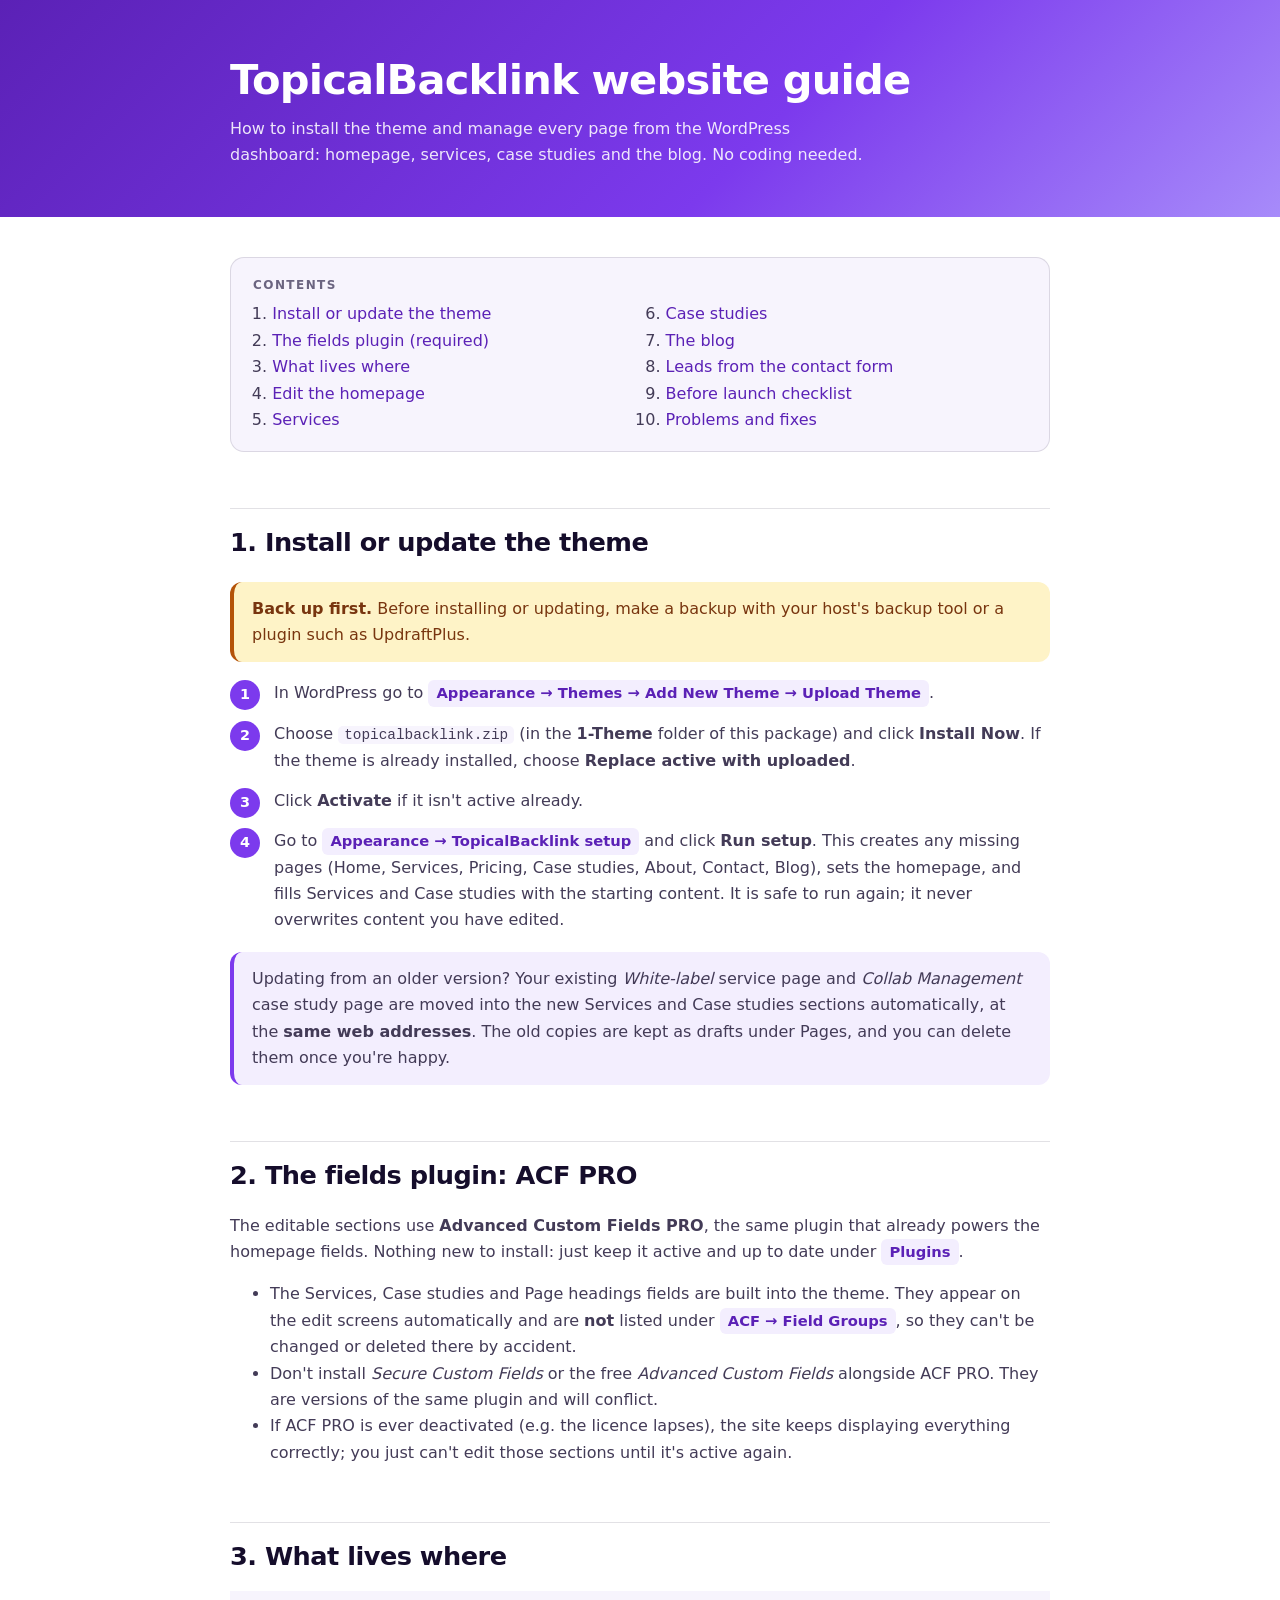
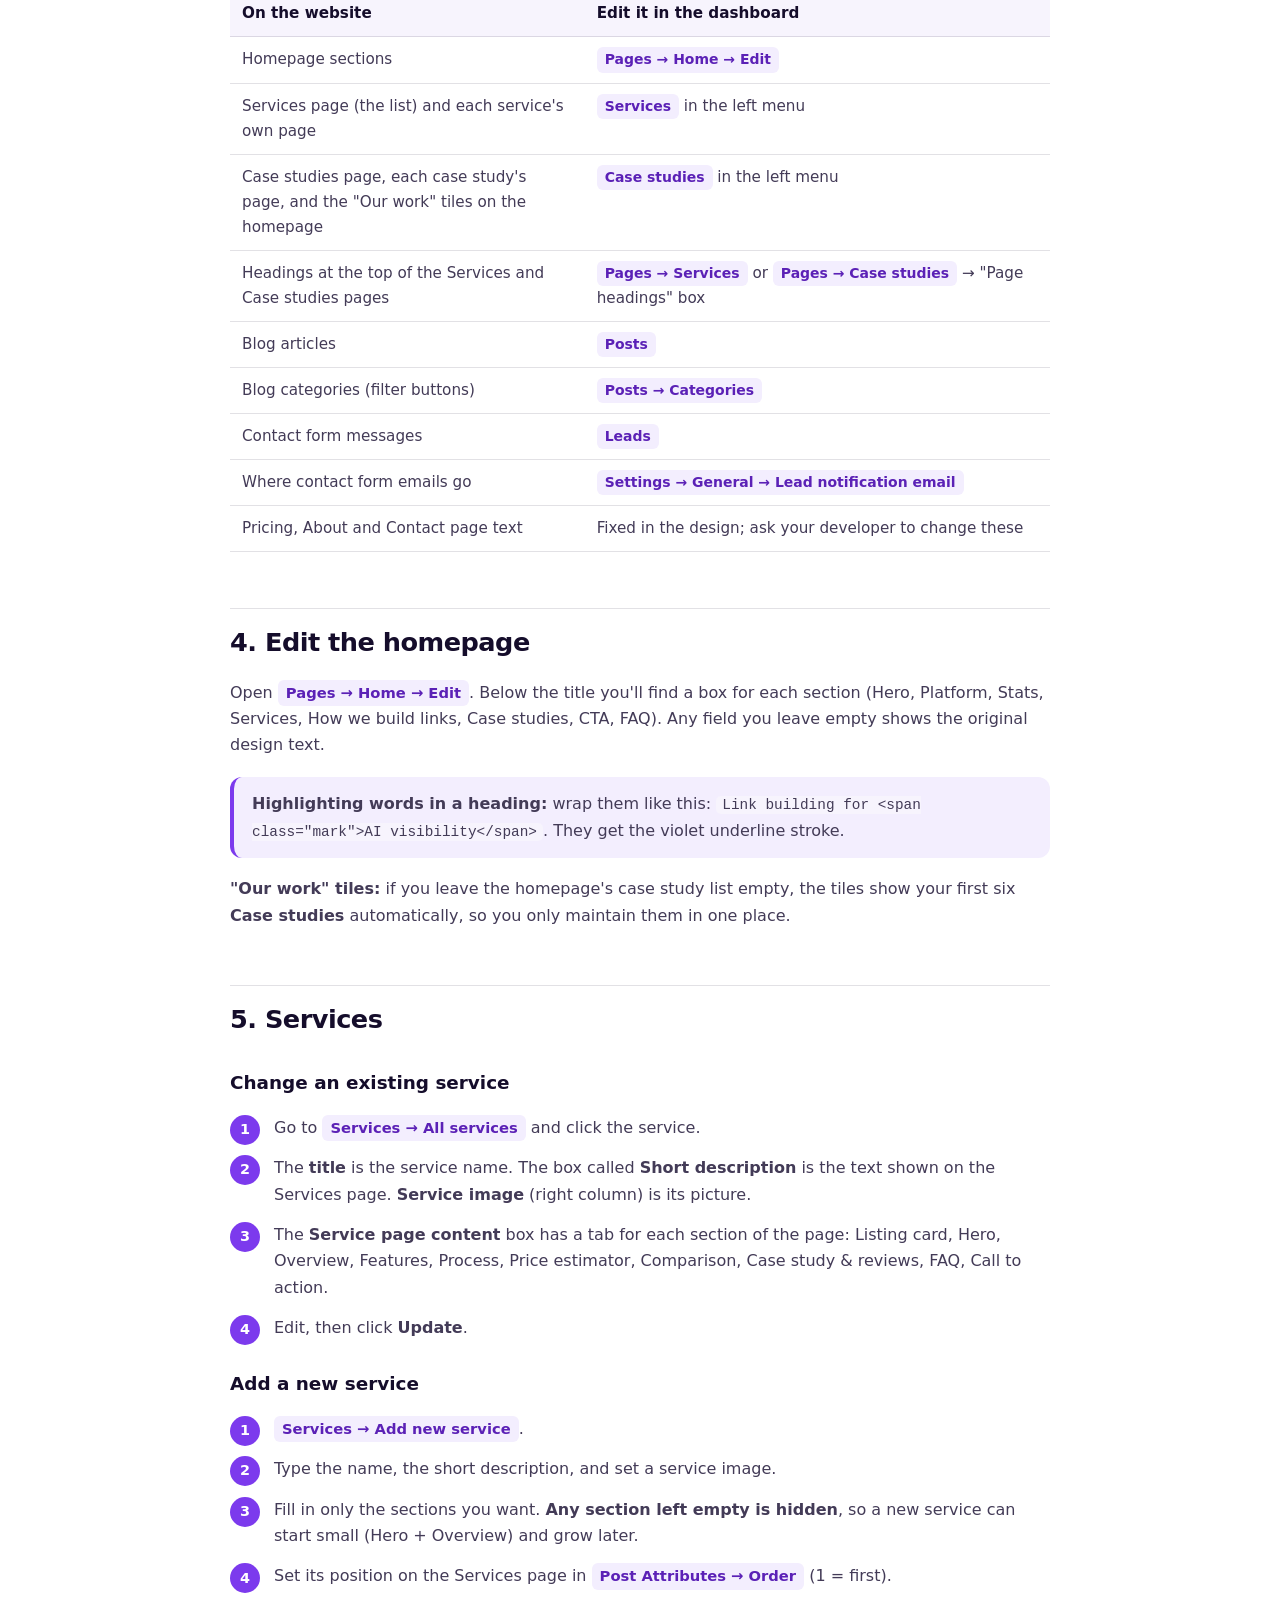
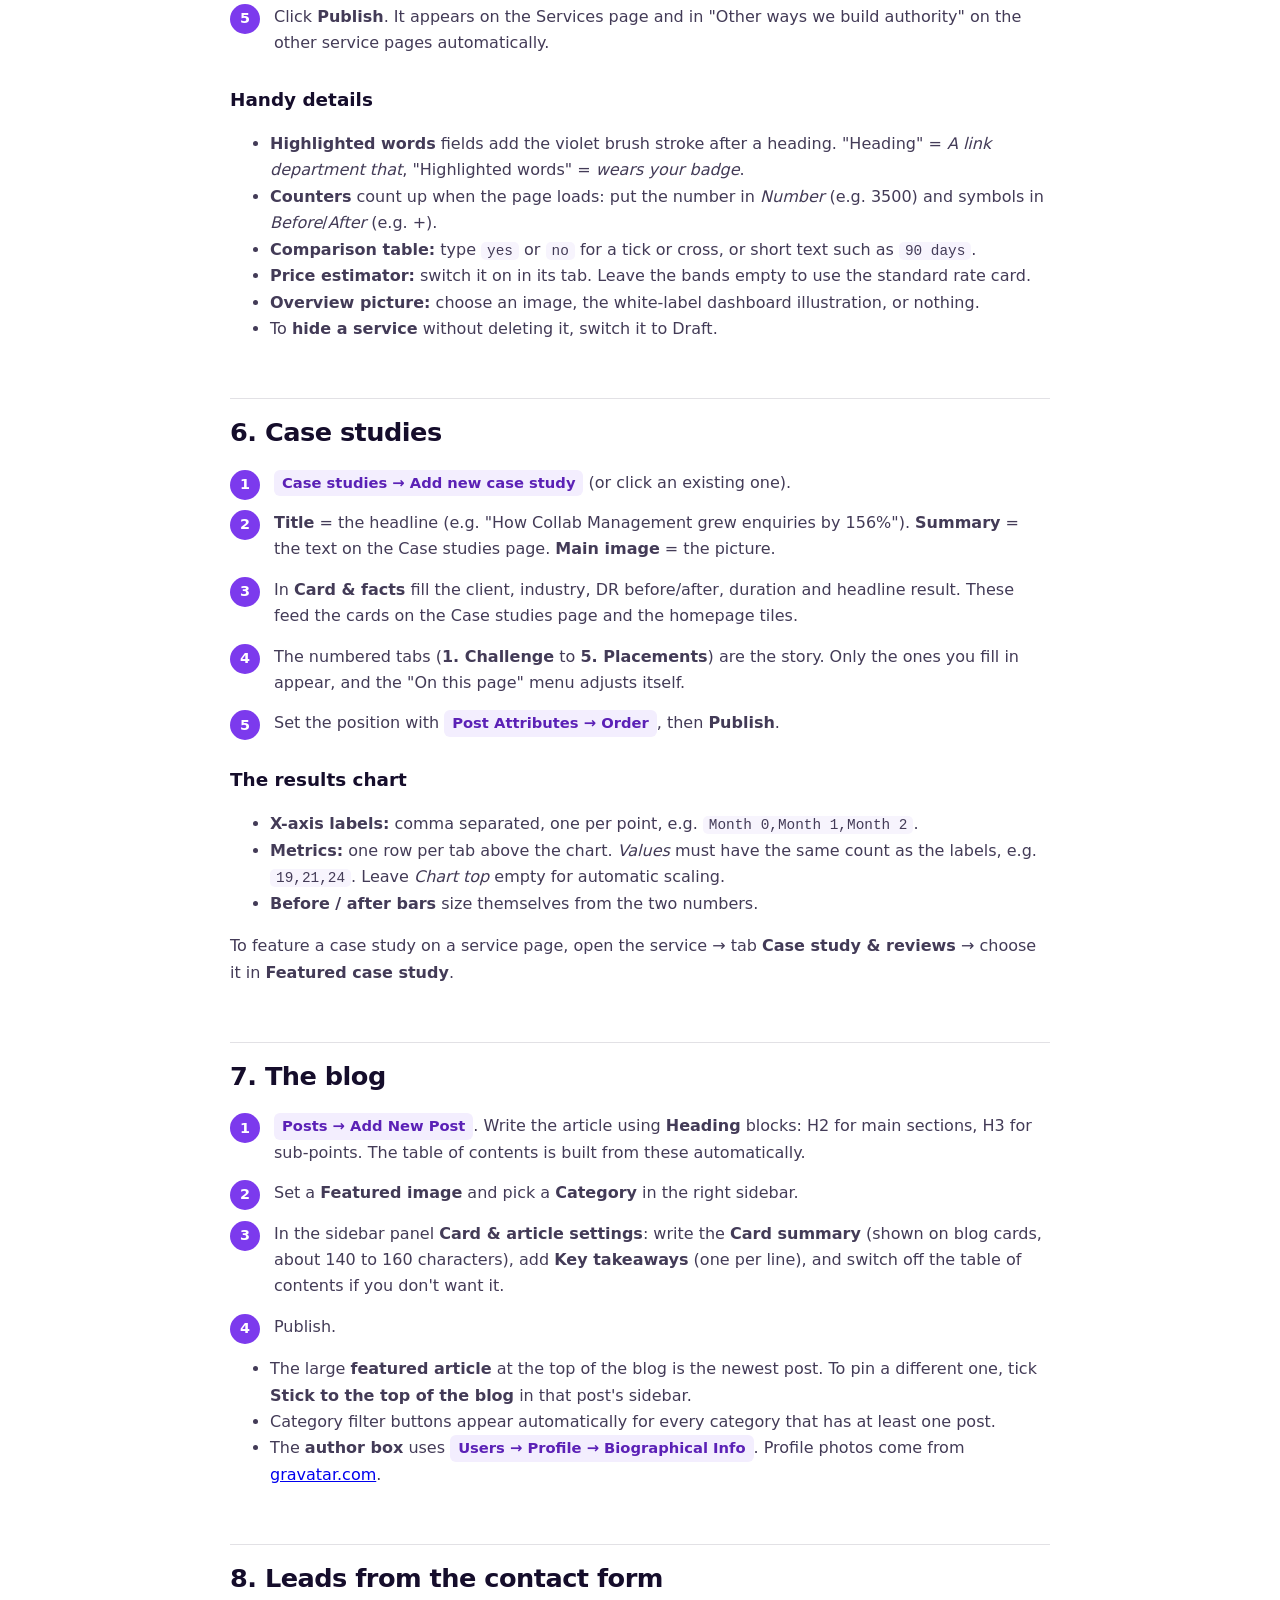
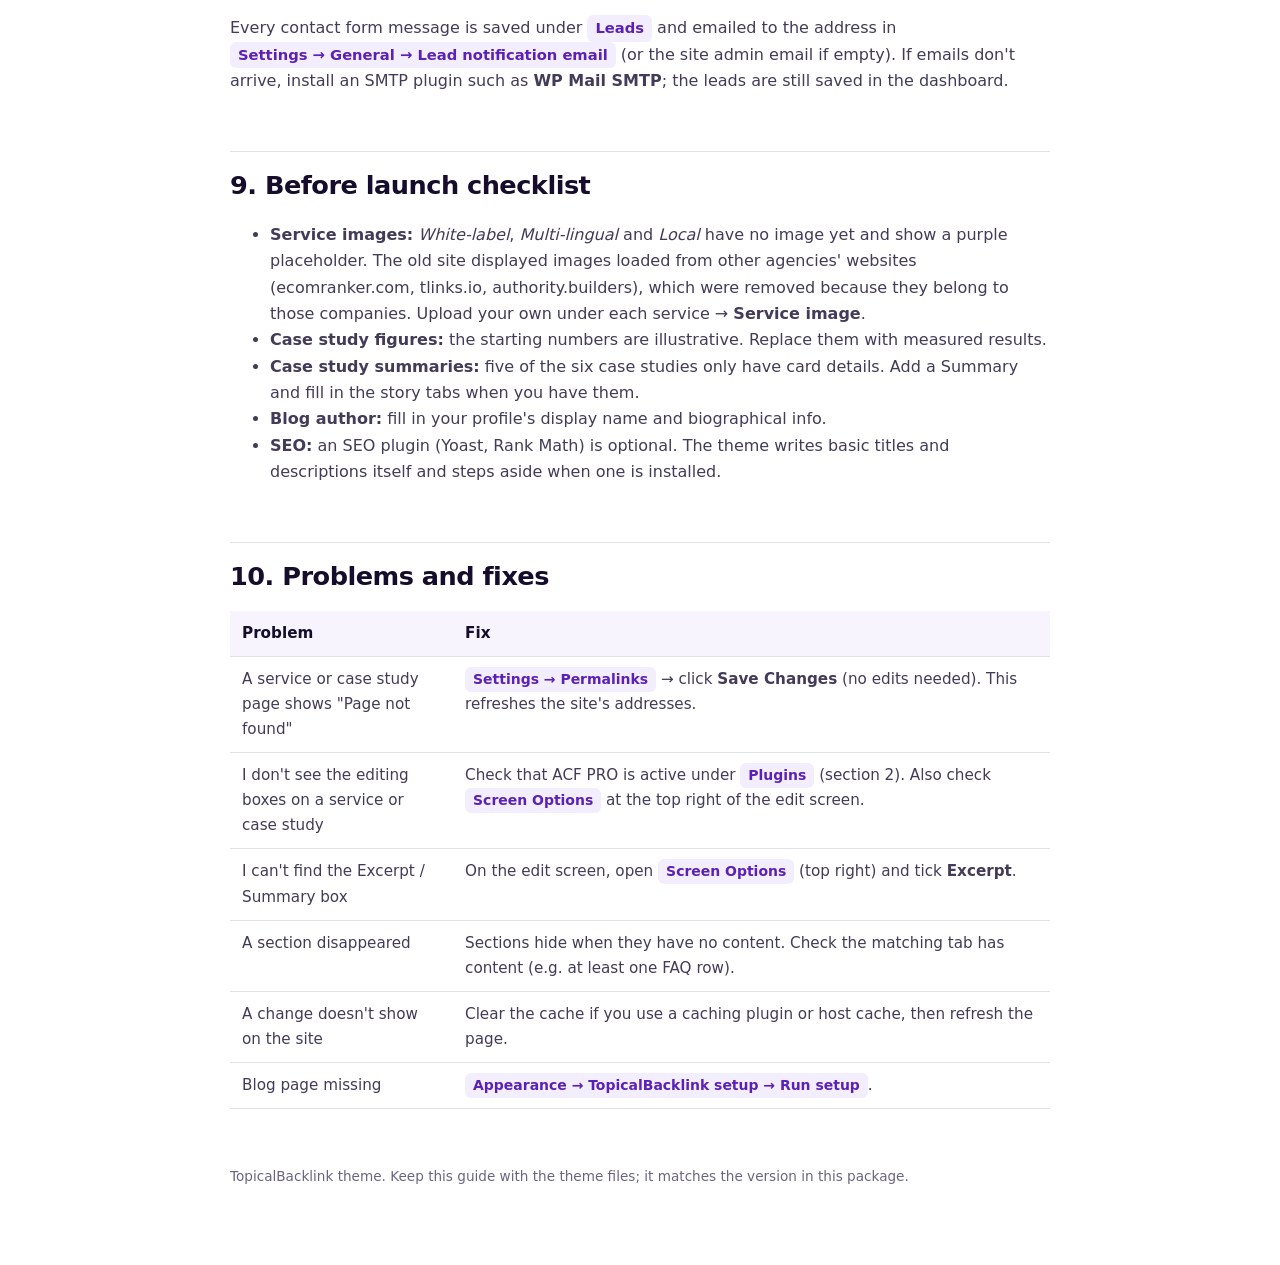
<file: docs/guide.html>
<!doctype html>
<html lang="en">
<head>
<meta charset="utf-8">
<meta name="viewport" content="width=device-width, initial-scale=1">
<title>TopicalBacklink Website Guide</title>
<style>
:root{--ink:#150d2b;--body:#433b57;--muted:#6b6480;--violet:#7c3aed;--violet-deep:#5b21b6;--soft:#f3eefe;--paper:#f7f4fd;--hair:rgba(21,13,43,.12);--warn:#b45309;--warn-soft:#fef3c7}
*{box-sizing:border-box}
body{margin:0;background:#fff;color:var(--body);font:16px/1.65 system-ui,-apple-system,"Segoe UI",Roboto,sans-serif}
.wrap{max-width:860px;margin:0 auto;padding:0 20px 80px}
header{background:linear-gradient(135deg,#5b21b6,#7c3aed 60%,#a78bfa);color:#fff;padding:56px 20px 48px;margin-bottom:40px}
header .wrap{padding-bottom:0}
header h1{margin:0;font-size:clamp(1.9rem,4vw,2.6rem);line-height:1.15;letter-spacing:-.02em}
header p{margin:.75rem 0 0;max-width:40rem;color:rgba(255,255,255,.88)}
nav.toc{background:var(--paper);border:1px solid var(--hair);border-radius:14px;padding:18px 22px;margin-bottom:40px}
nav.toc b{display:block;font-size:.75rem;letter-spacing:.12em;text-transform:uppercase;color:var(--muted);margin-bottom:6px}
nav.toc ol{margin:0;padding-left:1.2em;columns:2;column-gap:32px}
nav.toc a{color:var(--violet-deep);text-decoration:none}
nav.toc a:hover{text-decoration:underline}
h2{color:var(--ink);font-size:1.6rem;letter-spacing:-.02em;margin:56px 0 12px;padding-top:12px;border-top:1px solid var(--hair)}
h3{color:var(--ink);font-size:1.15rem;margin:28px 0 8px}
ol.steps{counter-reset:s;list-style:none;padding:0}
ol.steps>li{counter-increment:s;position:relative;padding-left:44px;margin:14px 0}
ol.steps>li::before{content:counter(s);position:absolute;left:0;top:0;width:30px;height:30px;border-radius:99px;background:var(--violet);color:#fff;font-weight:700;display:grid;place-items:center;font-size:.9rem}
.path{display:inline-block;background:var(--soft);color:var(--violet-deep);border-radius:6px;padding:1px 8px;font-weight:600;font-size:.92em;white-space:nowrap}
.note,.warn{border-radius:12px;padding:14px 18px;margin:18px 0}
.note{background:var(--soft);border-left:4px solid var(--violet)}
.warn{background:var(--warn-soft);border-left:4px solid var(--warn);color:#78350f}
table{width:100%;border-collapse:collapse;margin:14px 0;font-size:.95rem}
th,td{text-align:left;padding:10px 12px;border-bottom:1px solid var(--hair);vertical-align:top}
th{background:var(--paper);color:var(--ink)}
code{background:var(--paper);padding:1px 6px;border-radius:5px;font-size:.9em}
footer{color:var(--muted);font-size:.85rem;margin-top:56px}
@media (max-width:640px){nav.toc ol{columns:1}}
@media print{header{background:#5b21b6!important;-webkit-print-color-adjust:exact;print-color-adjust:exact}h2{break-after:avoid}}
</style>
</head>
<body>
<header>
  <div class="wrap">
    <h1>TopicalBacklink website guide</h1>
    <p>How to install the theme and manage every page from the WordPress dashboard: homepage, services, case studies and the blog. No coding needed.</p>
  </div>
</header>

<div class="wrap">

<nav class="toc">
  <b>Contents</b>
  <ol>
    <li><a href="#install">Install or update the theme</a></li>
    <li><a href="#plugin">The fields plugin (required)</a></li>
    <li><a href="#map">What lives where</a></li>
    <li><a href="#home">Edit the homepage</a></li>
    <li><a href="#services">Services</a></li>
    <li><a href="#cases">Case studies</a></li>
    <li><a href="#blog">The blog</a></li>
    <li><a href="#leads">Leads from the contact form</a></li>
    <li><a href="#todo">Before launch checklist</a></li>
    <li><a href="#help">Problems and fixes</a></li>
  </ol>
</nav>

<h2 id="install">1. Install or update the theme</h2>
<div class="warn"><b>Back up first.</b> Before installing or updating, make a backup with your host's backup tool or a plugin such as UpdraftPlus.</div>
<ol class="steps">
  <li>In WordPress go to <span class="path">Appearance → Themes → Add New Theme → Upload Theme</span>.</li>
  <li>Choose <code>topicalbacklink.zip</code> (in the <b>1-Theme</b> folder of this package) and click <b>Install Now</b>. If the theme is already installed, choose <b>Replace active with uploaded</b>.</li>
  <li>Click <b>Activate</b> if it isn't active already.</li>
  <li>Go to <span class="path">Appearance → TopicalBacklink setup</span> and click <b>Run setup</b>. This creates any missing pages (Home, Services, Pricing, Case studies, About, Contact, Blog), sets the homepage, and fills Services and Case studies with the starting content. It is safe to run again; it never overwrites content you have edited.</li>
</ol>
<div class="note">Updating from an older version? Your existing <i>White-label</i> service page and <i>Collab Management</i> case study page are moved into the new Services and Case studies sections automatically, at the <b>same web addresses</b>. The old copies are kept as drafts under Pages, and you can delete them once you're happy.</div>

<h2 id="plugin">2. The fields plugin: ACF PRO</h2>
<p>The editable sections use <b>Advanced Custom Fields PRO</b>, the same plugin that already powers the homepage fields. Nothing new to install: just keep it active and up to date under <span class="path">Plugins</span>.</p>
<ul>
  <li>The Services, Case studies and Page headings fields are built into the theme. They appear on the edit screens automatically and are <b>not</b> listed under <span class="path">ACF → Field Groups</span>, so they can't be changed or deleted there by accident.</li>
  <li>Don't install <i>Secure Custom Fields</i> or the free <i>Advanced Custom Fields</i> alongside ACF PRO. They are versions of the same plugin and will conflict.</li>
  <li>If ACF PRO is ever deactivated (e.g. the licence lapses), the site keeps displaying everything correctly; you just can't edit those sections until it's active again.</li>
</ul>

<h2 id="map">3. What lives where</h2>
<table>
  <tr><th>On the website</th><th>Edit it in the dashboard</th></tr>
  <tr><td>Homepage sections</td><td><span class="path">Pages → Home → Edit</span></td></tr>
  <tr><td>Services page (the list) and each service's own page</td><td><span class="path">Services</span> in the left menu</td></tr>
  <tr><td>Case studies page, each case study's page, and the "Our work" tiles on the homepage</td><td><span class="path">Case studies</span> in the left menu</td></tr>
  <tr><td>Headings at the top of the Services and Case studies pages</td><td><span class="path">Pages → Services</span> or <span class="path">Pages → Case studies</span> → "Page headings" box</td></tr>
  <tr><td>Blog articles</td><td><span class="path">Posts</span></td></tr>
  <tr><td>Blog categories (filter buttons)</td><td><span class="path">Posts → Categories</span></td></tr>
  <tr><td>Contact form messages</td><td><span class="path">Leads</span></td></tr>
  <tr><td>Where contact form emails go</td><td><span class="path">Settings → General → Lead notification email</span></td></tr>
  <tr><td>Pricing, About and Contact page text</td><td>Fixed in the design; ask your developer to change these</td></tr>
</table>

<h2 id="home">4. Edit the homepage</h2>
<p>Open <span class="path">Pages → Home → Edit</span>. Below the title you'll find a box for each section (Hero, Platform, Stats, Services, How we build links, Case studies, CTA, FAQ). Any field you leave empty shows the original design text.</p>
<div class="note"><b>Highlighting words in a heading:</b> wrap them like this: <code>Link building for &lt;span class="mark"&gt;AI visibility&lt;/span&gt;</code>. They get the violet underline stroke.</div>
<p><b>"Our work" tiles:</b> if you leave the homepage's case study list empty, the tiles show your first six <b>Case studies</b> automatically, so you only maintain them in one place.</p>

<h2 id="services">5. Services</h2>
<h3>Change an existing service</h3>
<ol class="steps">
  <li>Go to <span class="path">Services → All services</span> and click the service.</li>
  <li>The <b>title</b> is the service name. The box called <b>Short description</b> is the text shown on the Services page. <b>Service image</b> (right column) is its picture.</li>
  <li>The <b>Service page content</b> box has a tab for each section of the page: Listing card, Hero, Overview, Features, Process, Price estimator, Comparison, Case study &amp; reviews, FAQ, Call to action.</li>
  <li>Edit, then click <b>Update</b>.</li>
</ol>
<h3>Add a new service</h3>
<ol class="steps">
  <li><span class="path">Services → Add new service</span>.</li>
  <li>Type the name, the short description, and set a service image.</li>
  <li>Fill in only the sections you want. <b>Any section left empty is hidden</b>, so a new service can start small (Hero + Overview) and grow later.</li>
  <li>Set its position on the Services page in <span class="path">Post Attributes → Order</span> (1 = first).</li>
  <li>Click <b>Publish</b>. It appears on the Services page and in "Other ways we build authority" on the other service pages automatically.</li>
</ol>
<h3>Handy details</h3>
<ul>
  <li><b>Highlighted words</b> fields add the violet brush stroke after a heading. "Heading" = <i>A link department that</i>, "Highlighted words" = <i>wears your badge</i>.</li>
  <li><b>Counters</b> count up when the page loads: put the number in <i>Number</i> (e.g. 3500) and symbols in <i>Before</i>/<i>After</i> (e.g. +).</li>
  <li><b>Comparison table:</b> type <code>yes</code> or <code>no</code> for a tick or cross, or short text such as <code>90 days</code>.</li>
  <li><b>Price estimator:</b> switch it on in its tab. Leave the bands empty to use the standard rate card.</li>
  <li><b>Overview picture:</b> choose an image, the white-label dashboard illustration, or nothing.</li>
  <li>To <b>hide a service</b> without deleting it, switch it to Draft.</li>
</ul>

<h2 id="cases">6. Case studies</h2>
<ol class="steps">
  <li><span class="path">Case studies → Add new case study</span> (or click an existing one).</li>
  <li><b>Title</b> = the headline (e.g. "How Collab Management grew enquiries by 156%"). <b>Summary</b> = the text on the Case studies page. <b>Main image</b> = the picture.</li>
  <li>In <b>Card &amp; facts</b> fill the client, industry, DR before/after, duration and headline result. These feed the cards on the Case studies page and the homepage tiles.</li>
  <li>The numbered tabs (<b>1. Challenge</b> to <b>5. Placements</b>) are the story. Only the ones you fill in appear, and the "On this page" menu adjusts itself.</li>
  <li>Set the position with <span class="path">Post Attributes → Order</span>, then <b>Publish</b>.</li>
</ol>
<h3>The results chart</h3>
<ul>
  <li><b>X-axis labels:</b> comma separated, one per point, e.g. <code>Month 0,Month 1,Month 2</code>.</li>
  <li><b>Metrics:</b> one row per tab above the chart. <i>Values</i> must have the same count as the labels, e.g. <code>19,21,24</code>. Leave <i>Chart top</i> empty for automatic scaling.</li>
  <li><b>Before / after bars</b> size themselves from the two numbers.</li>
</ul>
<p>To feature a case study on a service page, open the service → tab <b>Case study &amp; reviews</b> → choose it in <b>Featured case study</b>.</p>

<h2 id="blog">7. The blog</h2>
<ol class="steps">
  <li><span class="path">Posts → Add New Post</span>. Write the article using <b>Heading</b> blocks: H2 for main sections, H3 for sub-points. The table of contents is built from these automatically.</li>
  <li>Set a <b>Featured image</b> and pick a <b>Category</b> in the right sidebar.</li>
  <li>In the sidebar panel <b>Card &amp; article settings</b>: write the <b>Card summary</b> (shown on blog cards, about 140 to 160 characters), add <b>Key takeaways</b> (one per line), and switch off the table of contents if you don't want it.</li>
  <li>Publish.</li>
</ol>
<ul>
  <li>The large <b>featured article</b> at the top of the blog is the newest post. To pin a different one, tick <b>Stick to the top of the blog</b> in that post's sidebar.</li>
  <li>Category filter buttons appear automatically for every category that has at least one post.</li>
  <li>The <b>author box</b> uses <span class="path">Users → Profile → Biographical Info</span>. Profile photos come from <a href="https://gravatar.com">gravatar.com</a>.</li>
</ul>

<h2 id="leads">8. Leads from the contact form</h2>
<p>Every contact form message is saved under <span class="path">Leads</span> and emailed to the address in <span class="path">Settings → General → Lead notification email</span> (or the site admin email if empty). If emails don't arrive, install an SMTP plugin such as <b>WP Mail SMTP</b>; the leads are still saved in the dashboard.</p>

<h2 id="todo">9. Before launch checklist</h2>
<ul>
  <li><b>Service images:</b> <i>White-label</i>, <i>Multi-lingual</i> and <i>Local</i> have no image yet and show a purple placeholder. The old site displayed images loaded from other agencies' websites (ecomranker.com, tlinks.io, authority.builders), which were removed because they belong to those companies. Upload your own under each service → <b>Service image</b>.</li>
  <li><b>Case study figures:</b> the starting numbers are illustrative. Replace them with measured results.</li>
  <li><b>Case study summaries:</b> five of the six case studies only have card details. Add a Summary and fill in the story tabs when you have them.</li>
  <li><b>Blog author:</b> fill in your profile's display name and biographical info.</li>
  <li><b>SEO:</b> an SEO plugin (Yoast, Rank Math) is optional. The theme writes basic titles and descriptions itself and steps aside when one is installed.</li>
</ul>

<h2 id="help">10. Problems and fixes</h2>
<table>
  <tr><th>Problem</th><th>Fix</th></tr>
  <tr><td>A service or case study page shows "Page not found"</td><td><span class="path">Settings → Permalinks</span> → click <b>Save Changes</b> (no edits needed). This refreshes the site's addresses.</td></tr>
  <tr><td>I don't see the editing boxes on a service or case study</td><td>Check that ACF PRO is active under <span class="path">Plugins</span> (section 2). Also check <span class="path">Screen Options</span> at the top right of the edit screen.</td></tr>
  <tr><td>I can't find the Excerpt / Summary box</td><td>On the edit screen, open <span class="path">Screen Options</span> (top right) and tick <b>Excerpt</b>.</td></tr>
  <tr><td>A section disappeared</td><td>Sections hide when they have no content. Check the matching tab has content (e.g. at least one FAQ row).</td></tr>
  <tr><td>A change doesn't show on the site</td><td>Clear the cache if you use a caching plugin or host cache, then refresh the page.</td></tr>
  <tr><td>Blog page missing</td><td><span class="path">Appearance → TopicalBacklink setup → Run setup</span>.</td></tr>
</table>

<footer>TopicalBacklink theme. Keep this guide with the theme files; it matches the version in this package.</footer>
</div>
</body>
</html>
</file>
